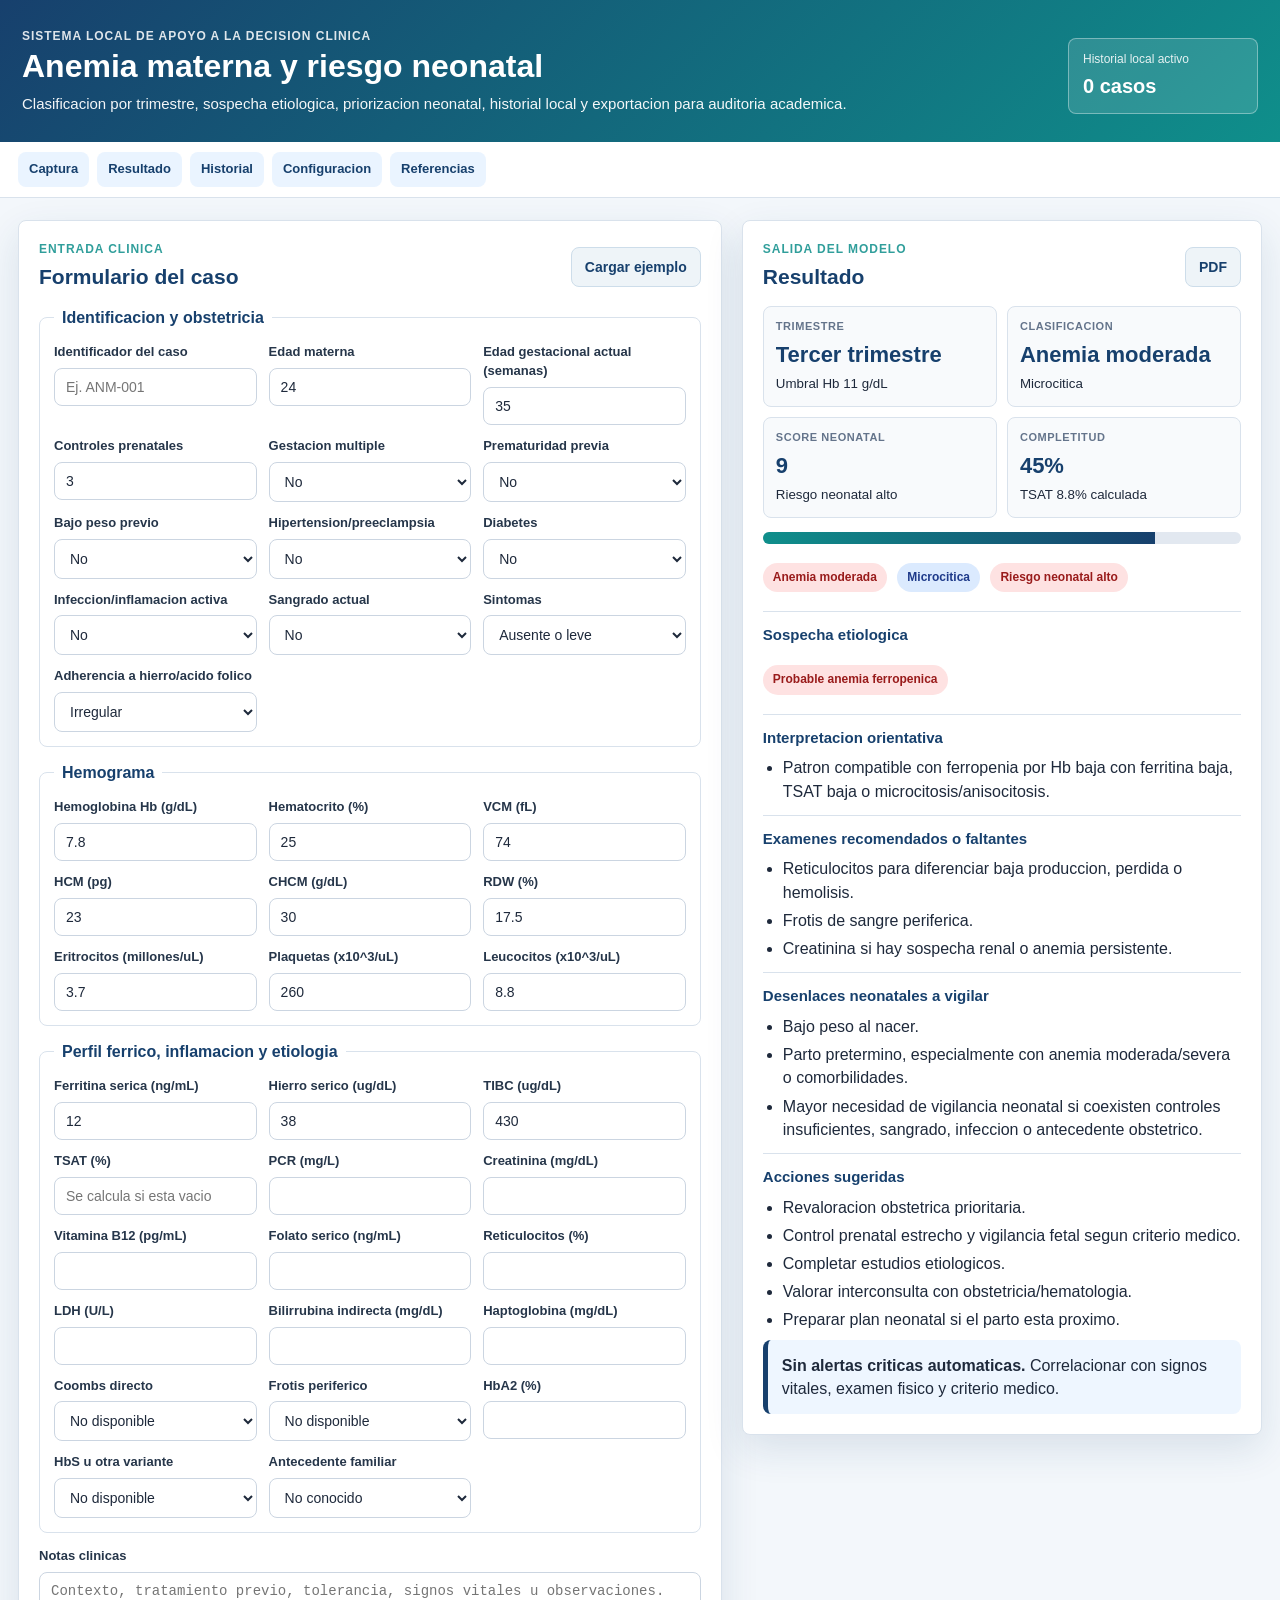
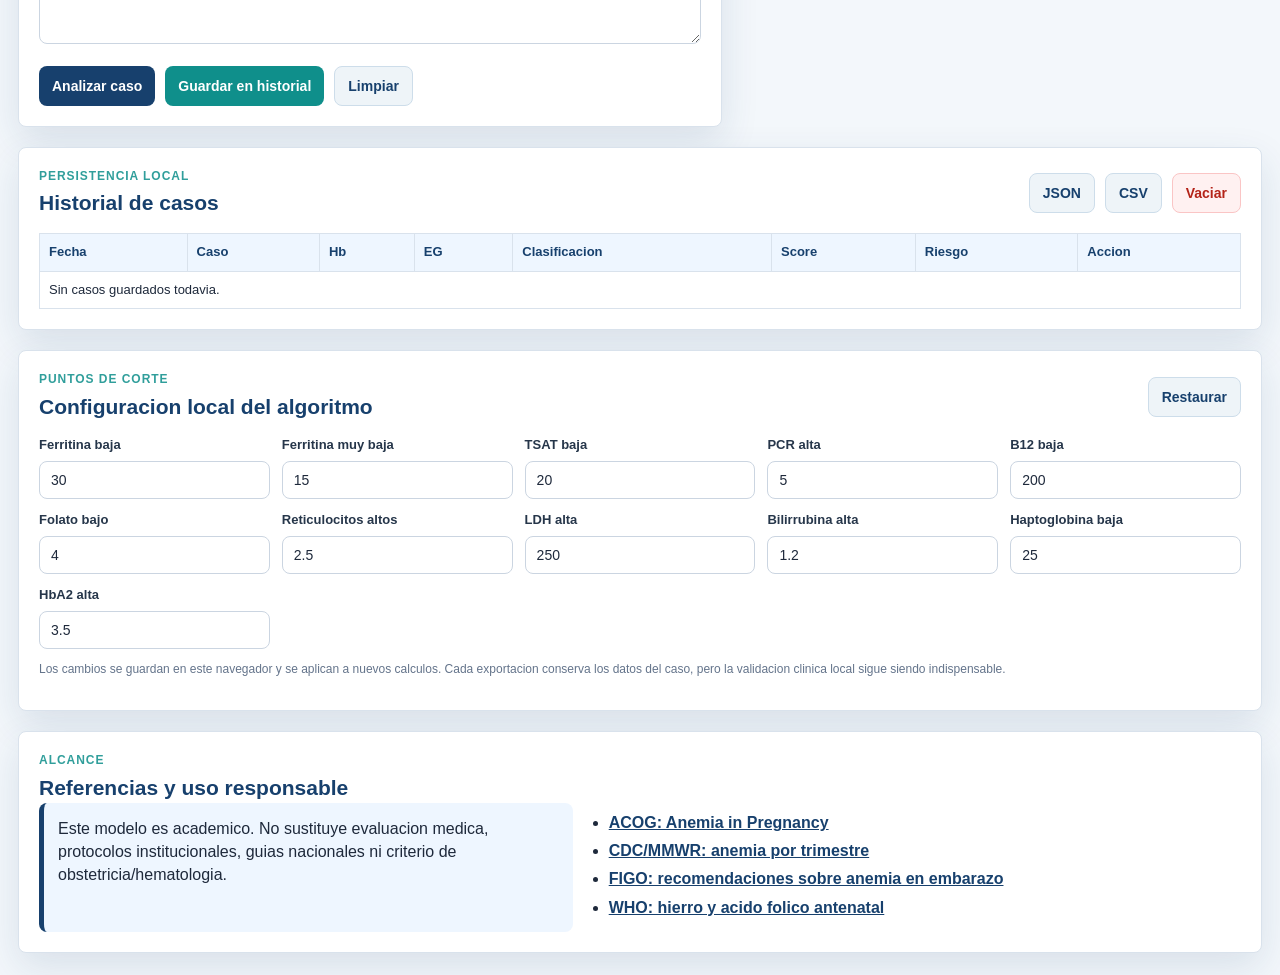
<file: index.html>
<!doctype html>
<html lang="es">
<head>
  <meta charset="utf-8">
  <meta name="viewport" content="width=device-width, initial-scale=1">
  <title>Modelo operativo | Anemia materna y riesgo neonatal</title>
  <link rel="stylesheet" href="assets/app.css">
</head>
<body>
  <header class="topbar">
    <div>
      <p class="eyebrow">Sistema local de apoyo a la decision clinica</p>
      <h1>Anemia materna y riesgo neonatal</h1>
      <p class="lead">Clasificacion por trimestre, sospecha etiologica, priorizacion neonatal, historial local y exportacion para auditoria academica.</p>
    </div>
    <div class="status-panel">
      <span id="storageStatus">Historial local activo</span>
      <strong id="caseCount">0 casos</strong>
    </div>
  </header>

  <nav class="nav">
    <a href="#captura">Captura</a>
    <a href="#resultado">Resultado</a>
    <a href="#historial">Historial</a>
    <a href="#configuracion">Configuracion</a>
    <a href="#referencias">Referencias</a>
  </nav>

  <main class="layout">
    <section id="captura" class="panel capture-panel">
      <div class="panel-head">
        <div>
          <p class="section-kicker">Entrada clinica</p>
          <h2>Formulario del caso</h2>
        </div>
        <button type="button" class="ghost" id="loadDemo">Cargar ejemplo</button>
      </div>

      <form id="caseForm">
        <fieldset>
          <legend>Identificacion y obstetricia</legend>
          <div class="grid three">
            <label>Identificador del caso
              <input id="caseId" name="caseId" autocomplete="off" placeholder="Ej. ANM-001">
            </label>
            <label>Edad materna
              <input type="number" name="edad" min="10" max="55" value="24">
            </label>
            <label>Edad gestacional actual (semanas)
              <input type="number" name="eg" min="1" max="42" value="35" required>
            </label>
            <label>Controles prenatales
              <input type="number" name="controles" min="0" max="30" value="3">
            </label>
            <label>Gestacion multiple
              <select name="multiple"><option value="0">No</option><option value="1">Si</option></select>
            </label>
            <label>Prematuridad previa
              <select name="prematuro"><option value="0">No</option><option value="1">Si</option></select>
            </label>
            <label>Bajo peso previo
              <select name="bpn_prev"><option value="0">No</option><option value="1">Si</option></select>
            </label>
            <label>Hipertension/preeclampsia
              <select name="hta"><option value="0">No</option><option value="1">Si</option></select>
            </label>
            <label>Diabetes
              <select name="dm"><option value="0">No</option><option value="1">Si</option></select>
            </label>
            <label>Infeccion/inflamacion activa
              <select name="infeccion"><option value="0">No</option><option value="1">Si</option></select>
            </label>
            <label>Sangrado actual
              <select name="sangrado"><option value="0">No</option><option value="1">Si</option></select>
            </label>
            <label>Sintomas
              <select name="sintomas">
                <option value="0">Ausente o leve</option>
                <option value="1">Fatiga, palidez, mareos o taquicardia leve</option>
                <option value="2">Disnea, sincope, dolor toracico o compromiso hemodinamico</option>
              </select>
            </label>
            <label>Adherencia a hierro/acido folico
              <select name="adherencia">
                <option value="2">No recibe o mala adherencia</option>
                <option value="1" selected>Irregular</option>
                <option value="0">Buena</option>
              </select>
            </label>
          </div>
        </fieldset>

        <fieldset>
          <legend>Hemograma</legend>
          <div class="grid three">
            <label>Hemoglobina Hb (g/dL)
              <input type="number" name="hb" step="0.1" min="1" max="20" value="7.8" required>
            </label>
            <label>Hematocrito (%)
              <input type="number" name="hto" step="0.1" min="5" max="60" value="25">
            </label>
            <label>VCM (fL)
              <input type="number" name="vcm" step="0.1" min="40" max="140" value="74">
            </label>
            <label>HCM (pg)
              <input type="number" name="hcm" step="0.1" min="10" max="45" value="23">
            </label>
            <label>CHCM (g/dL)
              <input type="number" name="chcm" step="0.1" min="20" max="40" value="30">
            </label>
            <label>RDW (%)
              <input type="number" name="rdw" step="0.1" min="5" max="35" value="17.5">
            </label>
            <label>Eritrocitos (millones/uL)
              <input type="number" name="rbc" step="0.1" min="1" max="8" value="3.7">
            </label>
            <label>Plaquetas (x10^3/uL)
              <input type="number" name="plaquetas" step="1" min="1" max="1000" value="260">
            </label>
            <label>Leucocitos (x10^3/uL)
              <input type="number" name="leucos" step="0.1" min="1" max="50" value="8.8">
            </label>
          </div>
        </fieldset>

        <fieldset>
          <legend>Perfil ferrico, inflamacion y etiologia</legend>
          <div class="grid three">
            <label>Ferritina serica (ng/mL)
              <input type="number" name="ferritina" step="0.1" min="0" max="2000" value="12">
            </label>
            <label>Hierro serico (ug/dL)
              <input type="number" name="hierro" step="0.1" min="0" max="500" value="38">
            </label>
            <label>TIBC (ug/dL)
              <input type="number" name="tibc" step="0.1" min="0" max="800" value="430">
            </label>
            <label>TSAT (%)
              <input type="number" name="tsat" step="0.1" min="0" max="100" placeholder="Se calcula si esta vacio">
            </label>
            <label>PCR (mg/L)
              <input type="number" name="pcr" step="0.1" min="0" max="300">
            </label>
            <label>Creatinina (mg/dL)
              <input type="number" name="creatinina" step="0.01" min="0" max="20">
            </label>
            <label>Vitamina B12 (pg/mL)
              <input type="number" name="b12" step="1" min="0" max="5000">
            </label>
            <label>Folato serico (ng/mL)
              <input type="number" name="folato" step="0.1" min="0" max="50">
            </label>
            <label>Reticulocitos (%)
              <input type="number" name="retic" step="0.1" min="0" max="30">
            </label>
            <label>LDH (U/L)
              <input type="number" name="ldh" step="1" min="0" max="5000">
            </label>
            <label>Bilirrubina indirecta (mg/dL)
              <input type="number" name="bili" step="0.1" min="0" max="30">
            </label>
            <label>Haptoglobina (mg/dL)
              <input type="number" name="hapto" step="1" min="0" max="500">
            </label>
            <label>Coombs directo
              <select name="coombs"><option value="">No disponible</option><option value="neg">Negativo</option><option value="pos">Positivo</option></select>
            </label>
            <label>Frotis periferico
              <select name="frotis">
                <option value="">No disponible</option>
                <option value="normal">Sin hallazgos relevantes</option>
                <option value="micro">Microcitosis/hipocromia</option>
                <option value="macro">Macrocitosis</option>
                <option value="hemolisis">Datos de hemolisis</option>
                <option value="sickle">Celulas falciformes</option>
              </select>
            </label>
            <label>HbA2 (%)
              <input type="number" name="hba2" step="0.1" min="0" max="20">
            </label>
            <label>HbS u otra variante
              <select name="hbs"><option value="">No disponible</option><option value="0">No detectada</option><option value="1">Detectada</option></select>
            </label>
            <label>Antecedente familiar
              <select name="familia"><option value="0">No conocido</option><option value="1">Si</option></select>
            </label>
          </div>
        </fieldset>

        <label>Notas clinicas
          <textarea name="notes" placeholder="Contexto, tratamiento previo, tolerancia, signos vitales u observaciones."></textarea>
        </label>

        <div class="actions">
          <button type="submit" class="primary">Analizar caso</button>
          <button type="button" id="saveCase" class="secondary">Guardar en historial</button>
          <button type="reset" class="ghost">Limpiar</button>
        </div>
      </form>
    </section>

    <aside id="resultado" class="panel result-panel" aria-live="polite">
      <div class="panel-head">
        <div>
          <p class="section-kicker">Salida del modelo</p>
          <h2>Resultado</h2>
        </div>
        <button type="button" class="ghost" id="printReport">PDF</button>
      </div>
      <div id="resultContent" class="empty-state">Complete los datos y presione Analizar caso.</div>
    </aside>

    <section id="historial" class="panel wide">
      <div class="panel-head">
        <div>
          <p class="section-kicker">Persistencia local</p>
          <h2>Historial de casos</h2>
        </div>
        <div class="button-row">
          <button type="button" class="ghost" id="exportJson">JSON</button>
          <button type="button" class="ghost" id="exportCsv">CSV</button>
          <button type="button" class="danger-btn" id="clearHistory">Vaciar</button>
        </div>
      </div>
      <div class="table-wrap">
        <table>
          <thead>
            <tr><th>Fecha</th><th>Caso</th><th>Hb</th><th>EG</th><th>Clasificacion</th><th>Score</th><th>Riesgo</th><th>Accion</th></tr>
          </thead>
          <tbody id="historyBody"></tbody>
        </table>
      </div>
    </section>

    <section id="configuracion" class="panel wide">
      <div class="panel-head">
        <div>
          <p class="section-kicker">Puntos de corte</p>
          <h2>Configuracion local del algoritmo</h2>
        </div>
        <button type="button" class="ghost" id="resetConfig">Restaurar</button>
      </div>
      <form id="configForm" class="grid five"></form>
      <p class="fineprint">Los cambios se guardan en este navegador y se aplican a nuevos calculos. Cada exportacion conserva los datos del caso, pero la validacion clinica local sigue siendo indispensable.</p>
    </section>

    <section id="referencias" class="panel wide">
      <p class="section-kicker">Alcance</p>
      <h2>Referencias y uso responsable</h2>
      <div class="split">
        <div class="notice">
          Este modelo es academico. No sustituye evaluacion medica, protocolos institucionales, guias nacionales ni criterio de obstetricia/hematologia.
        </div>
        <ul class="refs">
          <li><a href="https://www.acog.org/clinical/clinical-guidance/practice-bulletin/articles/2021/08/anemia-in-pregnancy" target="_blank" rel="noopener">ACOG: Anemia in Pregnancy</a></li>
          <li><a href="https://www.cdc.gov/mmwr/volumes/71/wr/mm7125a1.htm" target="_blank" rel="noopener">CDC/MMWR: anemia por trimestre</a></li>
          <li><a href="https://obgyn.onlinelibrary.wiley.com/doi/full/10.1002/ijgo.70529" target="_blank" rel="noopener">FIGO: recomendaciones sobre anemia en embarazo</a></li>
          <li><a href="https://www.who.int/data/nutrition/nlis/info/antenatal-iron-supplementation" target="_blank" rel="noopener">WHO: hierro y acido folico antenatal</a></li>
        </ul>
      </div>
    </section>
  </main>

  <template id="configField">
    <label><span></span><input type="number" step="0.1"></label>
  </template>

  <script src="assets/clinical-engine.js"></script>
  <script src="assets/app.js"></script>
</body>
</html>
</file>
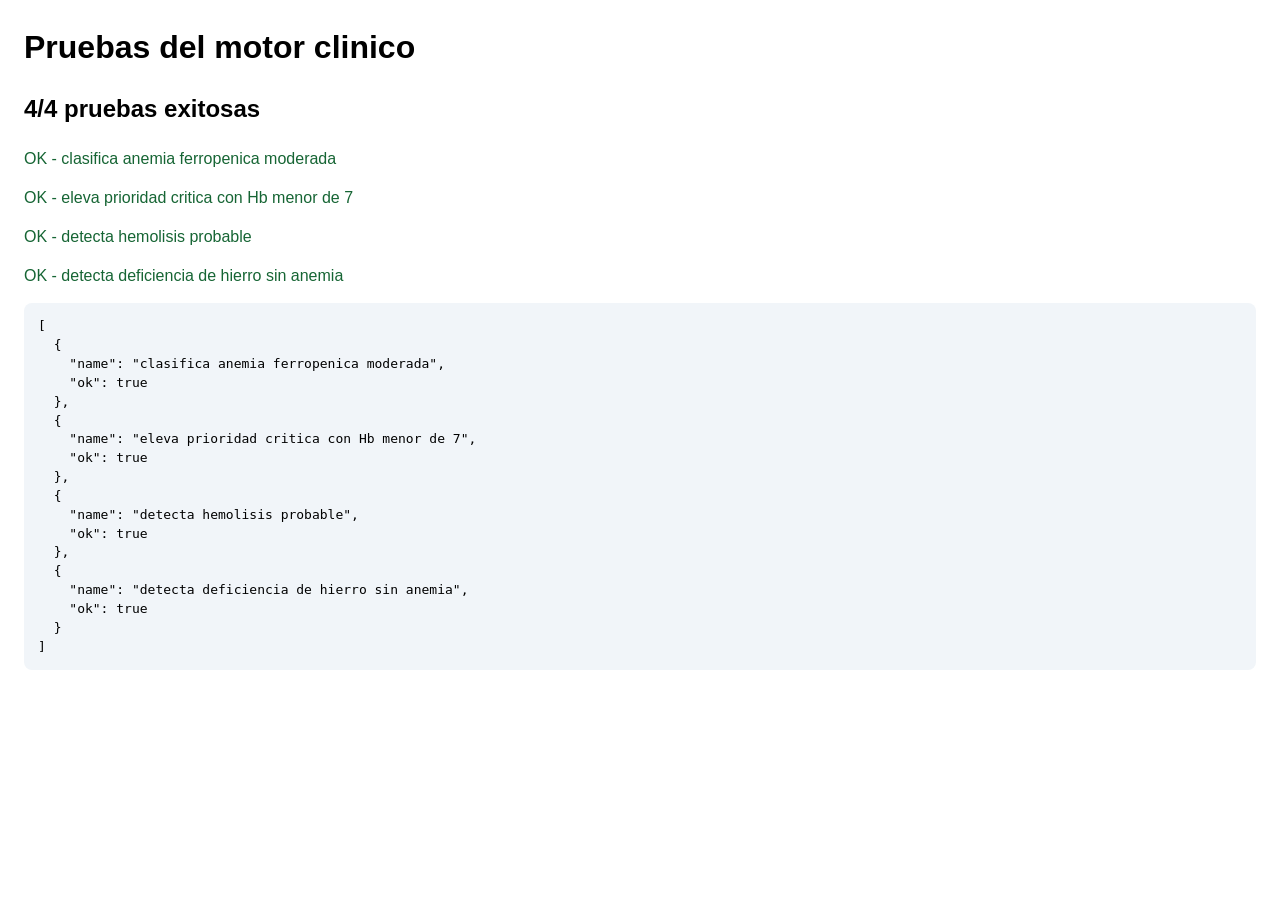
<file: tests/engine.test.html>
<!doctype html>
<html lang="es">
<head>
  <meta charset="utf-8">
  <title>Pruebas del motor clinico</title>
  <style>
    body{font-family:Arial,Helvetica,sans-serif;margin:24px;line-height:1.45}
    .ok{color:#166534}.fail{color:#991b1b}
    pre{background:#f1f5f9;padding:14px;border-radius:8px;overflow:auto}
  </style>
</head>
<body>
  <h1>Pruebas del motor clinico</h1>
  <div id="output"></div>
  <script src="../assets/clinical-engine.js"></script>
  <script>
    const tests = [];
    function test(name, fn){ tests.push({name, fn}); }
    function assert(condition, message){ if(!condition) throw new Error(message); }

    test("clasifica anemia ferropenica moderada", () => {
      const r = AnemiaRiskEngine.calculate({eg:35,hb:7.8,vcm:74,rdw:17.5,ferritina:12,hierro:38,tibc:430,controles:3,adherencia:1});
      assert(r.ok, "resultado no ok");
      assert(r.severity.name === "Anemia moderada", "severidad incorrecta");
      assert(r.probable.ferropenia, "ferropenia no detectada");
      assert(r.calculated.tsat === 8.8, "TSAT calculada incorrecta");
    });

    test("eleva prioridad critica con Hb menor de 7", () => {
      const r = AnemiaRiskEngine.calculate({eg:30,hb:6.8,vcm:86,controles:2,adherencia:2});
      assert(r.risk.level === "critical", "no elevo a critica");
      assert(r.alerts.length > 0, "sin alertas");
    });

    test("detecta hemolisis probable", () => {
      const r = AnemiaRiskEngine.calculate({eg:20,hb:8.5,vcm:90,retic:4,ldh:420,bili:2.1,hapto:10,coombs:"pos"});
      assert(r.probable.hemolisis, "hemolisis no detectada");
      assert(r.risk.level === "critical", "riesgo no critico");
    });

    test("detecta deficiencia de hierro sin anemia", () => {
      const r = AnemiaRiskEngine.calculate({eg:16,hb:11.2,vcm:84,ferritina:10});
      assert(!r.severity.anemia, "clasifico anemia indebidamente");
      assert(r.probable.deficienciaHierroSinAnemia, "no detecto reservas bajas");
    });

    const output = document.getElementById("output");
    const results = tests.map((t) => {
      try{ t.fn(); return {name:t.name, ok:true}; }
      catch(error){ return {name:t.name, ok:false, error:error.message}; }
    });
    output.innerHTML = `<h2>${results.filter(r => r.ok).length}/${results.length} pruebas exitosas</h2>` +
      results.map((r) => `<p class="${r.ok ? "ok" : "fail"}">${r.ok ? "OK" : "FALLO"} - ${r.name}${r.error ? ": " + r.error : ""}</p>`).join("") +
      `<pre>${JSON.stringify(results, null, 2)}</pre>`;
  </script>
</body>
</html>
</file>
<file: assets/app.css>
:root{
  --blue:#17406d;
  --teal:#0f8f8b;
  --green:#14783c;
  --amber:#9a5b06;
  --red:#b42318;
  --ink:#1e293b;
  --muted:#64748b;
  --line:#d9e2ec;
  --soft:#f3f7fb;
  --panel:#ffffff;
  --shadow:0 14px 38px rgba(23,64,109,.12);
}
*{box-sizing:border-box}
html{scroll-behavior:smooth}
body{margin:0;font-family:Arial,Helvetica,sans-serif;background:var(--soft);color:var(--ink);line-height:1.45}
.topbar{display:flex;align-items:end;justify-content:space-between;gap:20px;padding:28px 22px;color:#fff;background:linear-gradient(135deg,var(--blue),var(--teal))}
.topbar h1{margin:4px 0 8px;font-size:32px;line-height:1.1}
.eyebrow,.section-kicker{margin:0;color:inherit;text-transform:uppercase;letter-spacing:.08em;font-size:12px;font-weight:800;opacity:.86}
.lead{max-width:920px;margin:0;font-size:15px;opacity:.95}
.status-panel{min-width:190px;border:1px solid rgba(255,255,255,.36);border-radius:8px;padding:12px 14px;background:rgba(255,255,255,.13)}
.status-panel span,.status-panel strong{display:block}
.status-panel span{font-size:12px;opacity:.88}.status-panel strong{font-size:20px;margin-top:4px}
.nav{position:sticky;top:0;z-index:5;display:flex;gap:8px;overflow:auto;padding:10px 18px;background:rgba(255,255,255,.96);border-bottom:1px solid var(--line);backdrop-filter:blur(8px)}
.nav a{white-space:nowrap;text-decoration:none;color:var(--blue);font-size:13px;font-weight:800;background:#eaf4ff;border-radius:8px;padding:8px 11px}
.layout{max-width:1320px;margin:22px auto;padding:0 18px;display:grid;grid-template-columns:minmax(0,1.15fr) minmax(360px,.85fr);gap:20px;align-items:start}
.panel{background:var(--panel);border:1px solid var(--line);border-radius:8px;padding:20px;box-shadow:var(--shadow)}
.wide{grid-column:1/-1}
.panel-head{display:flex;align-items:center;justify-content:space-between;gap:12px;margin-bottom:14px}
h2{margin:3px 0 0;color:var(--blue);font-size:21px}.section-kicker{color:var(--teal)}
fieldset{border:1px solid var(--line);border-radius:8px;margin:0 0 14px;padding:14px}
legend{padding:0 8px;color:var(--blue);font-weight:900}
.grid{display:grid;gap:12px}.grid.three{grid-template-columns:repeat(3,minmax(0,1fr))}.grid.five{grid-template-columns:repeat(5,minmax(0,1fr))}
label{display:block;font-weight:800;font-size:13px;color:#26364a}
input,select,textarea{width:100%;margin-top:6px;border:1px solid #cbd5e1;border-radius:8px;background:#fff;color:var(--ink);font-size:14px;padding:10px 11px}
textarea{min-height:72px;resize:vertical}
.actions,.button-row{display:flex;gap:10px;flex-wrap:wrap}.actions{margin-top:16px}
button{border:0;border-radius:8px;padding:11px 13px;font-size:14px;font-weight:900;cursor:pointer}
button:hover{filter:brightness(.96)}
.primary{background:var(--blue);color:#fff}.secondary{background:var(--teal);color:#fff}.ghost{background:#eef4f8;color:var(--blue);border:1px solid #cdddea}.danger-btn{background:#fff1f1;color:var(--red);border:1px solid #fac5c5}
.empty-state,.notice{background:#eef6ff;border-left:5px solid var(--blue);border-radius:8px;padding:14px}
.metric-grid{display:grid;grid-template-columns:repeat(2,minmax(0,1fr));gap:10px;margin-bottom:14px}
.metric{border:1px solid var(--line);border-radius:8px;background:#f8fafc;padding:12px}
.metric span{display:block;color:var(--muted);font-size:11px;text-transform:uppercase;font-weight:900;letter-spacing:.05em}
.metric strong{display:block;color:var(--blue);font-size:22px;margin-top:4px}
.badge{display:inline-flex;align-items:center;margin:3px 6px 3px 0;border-radius:999px;padding:6px 10px;font-weight:900;font-size:12px}
.low{background:#dcfce7;color:#166534}.medium{background:#fef3c7;color:#92400e}.high{background:#fee2e2;color:#991b1b}.critical{background:#7f1d1d;color:#fff}.neutral{background:#e2e8f0;color:#334155}.info{background:#dbeafe;color:#1e3a8a}
.progress{height:12px;border-radius:999px;overflow:hidden;background:#e2e8f0;margin:8px 0 16px}.progress div{height:100%;background:linear-gradient(90deg,var(--teal),var(--blue))}
.result-section{border-top:1px solid var(--line);padding-top:12px;margin-top:12px}.result-section h3{font-size:15px;color:var(--blue);margin:0 0 8px}
ul{margin:8px 0;padding-left:20px}li{margin-bottom:5px}.fineprint{color:var(--muted);font-size:12px}
.table-wrap{overflow:auto}table{width:100%;border-collapse:collapse;font-size:13px}th,td{border:1px solid var(--line);padding:9px;text-align:left;vertical-align:top}th{background:#eef6ff;color:var(--blue)}
.split{display:grid;grid-template-columns:.9fr 1.1fr;gap:16px}.refs a{color:var(--blue);font-weight:800}
.toast{position:fixed;right:18px;bottom:18px;z-index:20;background:#0f172a;color:#fff;border-radius:8px;padding:11px 14px;box-shadow:var(--shadow);font-size:13px}
@media(max-width:1050px){.layout{grid-template-columns:1fr}.grid.three,.grid.five,.split{grid-template-columns:1fr}.topbar{display:block}.status-panel{margin-top:14px}.metric-grid{grid-template-columns:repeat(2,minmax(0,1fr))}}
@media(max-width:560px){.metric-grid{grid-template-columns:1fr}.panel{padding:16px}.topbar h1{font-size:26px}}
@media print{.nav,.capture-panel,#historial,#configuracion,#referencias,.actions,button{display:none!important}body{background:#fff}.layout{display:block;max-width:none}.panel{box-shadow:none;border:0}.result-panel{display:block}.topbar{background:#fff;color:#111;border-bottom:2px solid #111}.status-panel{display:none}}
</file>
